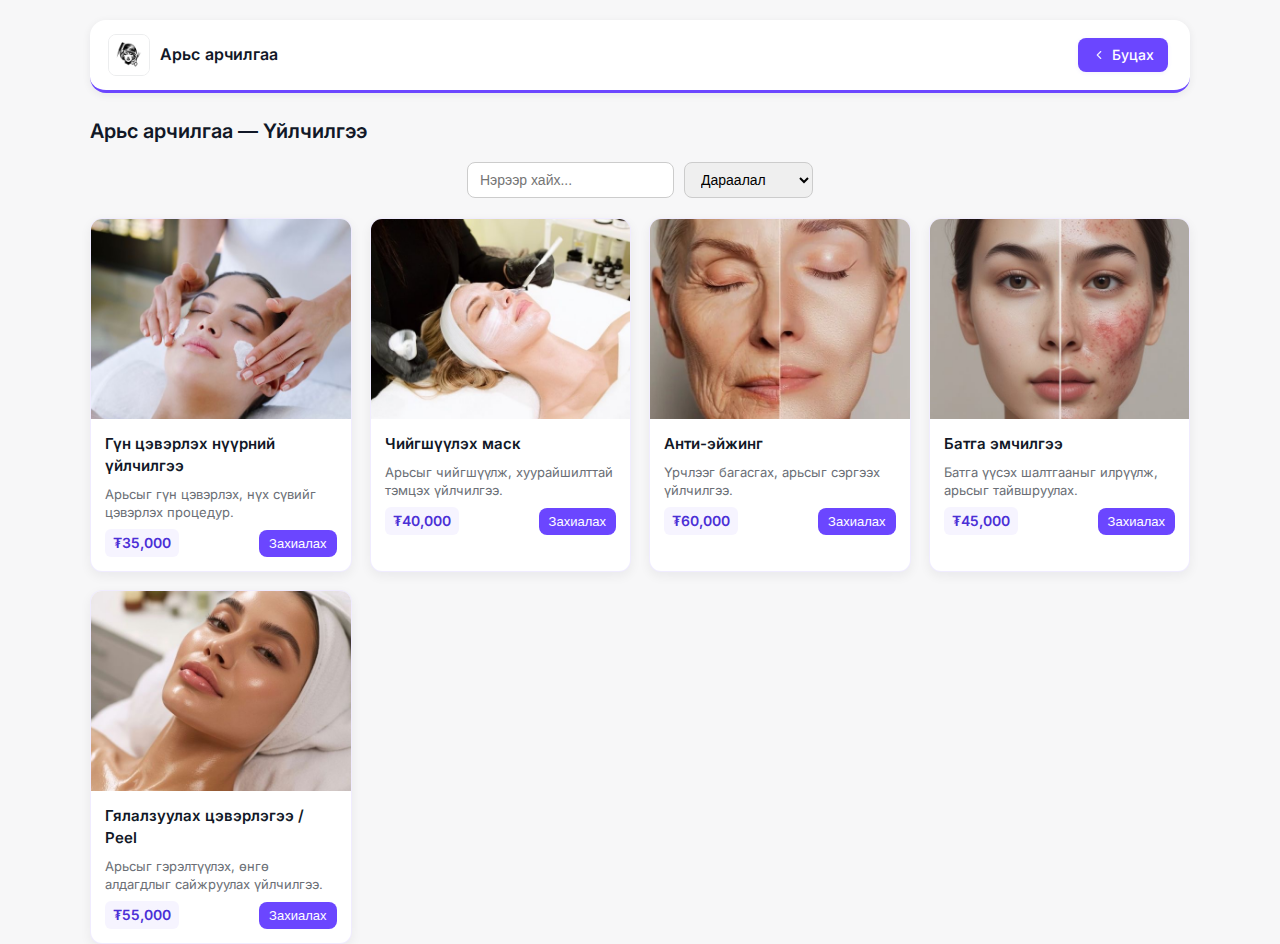
<file: Frontend2/Aris.html>
<!DOCTYPE html>
<html lang="mn">
<head>
<meta charset="UTF-8">
<meta name="viewport" content="width=device-width, initial-scale=1.0">
<title>Арьс арчилгаа — Үйлчилгээний дэлгэрэнгүй</title>
<link href="https://fonts.googleapis.com/css2?family=Inter:wght@300;400;600&display=swap" rel="stylesheet">
<style>
:root{
  --bg: #f7f7f8;
  --card: #ffffff;
  --muted: #6b6f76;
  --accent: #6b46ff;
  --accent-2: #4b2fd6;
  --radius: 12px;
  --gap: 18px;
  --maxwidth: 1100px;
  --shadow: 0 4px 12px rgba(16,24,40,0.06);
}

/* Reset & base */
*{box-sizing:border-box;margin:0;padding:0;}
html,body{height:100%}
body{
  font-family: "Inter", system-ui, -apple-system, "Segoe UI", Roboto, "Helvetica Neue", Arial;
  background:var(--bg);
  color:#111827;
  line-height:1.45;
  padding:20px 12px;
}

/* Container */
.container{max-width:var(--maxwidth);margin:0 auto;}

/* Header */
.header{
  display:flex;
  gap:12px;
  align-items:center;
  justify-content:space-between;
  margin-bottom:24px;
  background:#fff;
  border-radius:16px;
  box-shadow:0 2px 8px rgba(16,24,40,0.07);
  border-bottom:3px solid var(--accent);
  padding:14px 22px 14px 18px;
}
.brand{display:flex;align-items:center;gap:10px;}
.brand img{width:42px;height:42px;border-radius:8px;object-fit:cover;border:1px solid rgba(17,24,39,0.08);}
.brand .title{font-weight:600;font-size:16px;letter-spacing:0.01em;}
.actions{display:flex;gap:8px;}
.back{
  display:inline-flex;
  align-items:center;
  gap:6px;
  padding:7px 14px;
  border-radius:8px;
  font-size:14px;
  color:#fff;
  background:var(--accent);
  border:none;
  text-decoration:none;
  font-weight:500;
  box-shadow:0 1px 4px rgba(107,70,255,0.08);
  transition:background .15s, box-shadow .15s, transform .13s;
}
.back svg{opacity:0.9;stroke:#fff;}
.back:hover{background:var(--accent-2);transform:translateY(-2px) scale(1.04);box-shadow:0 4px 12px rgba(107,70,255,0.13);}

/* Page header */
.page-header{display:flex;align-items:center;justify-content:space-between;margin-bottom:16px;}
.page-header h1{font-size:20px;margin:0;font-weight:600;}

/* Grid */
.grid{display:grid;grid-template-columns:repeat(auto-fit,minmax(240px,1fr));gap:var(--gap);}

/* Card */
.card{
  background:var(--card);
  border-radius:var(--radius);
  box-shadow:var(--shadow);
  overflow:hidden;
  display:flex;
  flex-direction:column;
  transition:transform .15s ease, box-shadow .15s ease, background .3s ease;
  border:1px solid rgba(107,70,255,0.1);
}
.card:hover{
  transform:translateY(-5px);
  box-shadow:0 8px 25px rgba(16,24,40,0.12);
  background:linear-gradient(135deg, #f3ebff, #e0d6ff);
}

.card .img{width:100%;height:200px;object-fit:cover;display:block;}
.card .content{padding:14px;display:flex;flex-direction:column;gap:8px;}
.card h3{margin:0;font-size:15px;font-weight:600;}
.card p{margin:0;font-size:13px;color:var(--muted);line-height:1.4;}

/* Price & button */
.row{display:flex;align-items:center;justify-content:space-between;margin-top:auto;gap:10px;}
.price{
  font-weight:600;
  font-size:14px;
  color:var(--accent-2);
  background:rgba(107,70,255,0.06);
  padding:4px 8px;
  border-radius:6px;
}
.btn{
  border:0;
  padding:6px 10px;
  border-radius:8px;
  font-size:13px;
  cursor:pointer;
  background:var(--accent);
  color:#fff;
  font-weight:500;
  transition:opacity .15s ease, transform .15s ease;
}
.btn:hover{opacity:0.9;transform:scale(1.05);}

/* Search bar */
.search-bar {
  max-width: var(--maxwidth);
  margin: 0 auto 20px auto;
  display: flex;
  flex-wrap: wrap;
  gap: 10px;
  justify-content: center;
}
.search-bar input, .search-bar select {
  padding: 8px 12px;
  border-radius: 8px;
  border: 1px solid #ccc;
  font-size: 14px;
  outline: none;
}
.search-bar input:focus, .search-bar select:focus {
  border-color: var(--accent);
}

/* Responsive */
@media(max-width:480px){
  .brand .title{font-size:14px}
  .page-header h1{font-size:18px}
  .card .img{height:160px}
  .search-bar input, .search-bar select{width:100%; max-width:calc(50% - 10px);}
}
</style>
</head>
<body>
<div class="container">

  <header class="header">
    <div class="brand">
      <img src="img/logo.jpg" alt="Logo">
      <div class="title">Арьс арчилгаа</div>
    </div>
    <div class="actions">
      <a class="back" href="Service.html">
        <svg width="14" height="14" viewBox="0 0 24 24" fill="none">
          <path d="M15 18l-6-6 6-6" stroke="currentColor" stroke-width="2" stroke-linecap="round" stroke-linejoin="round"/>
        </svg>
        Буцах
      </a>
    </div>
  </header>

  <div class="page-header">
    <h1>Арьс арчилгаа — Үйлчилгээ</h1>
  </div>

  <div class="search-bar">
    <input type="text" id="nameSearch" placeholder="Нэрээр хайх..." onkeyup="filterCards()">
    <select id="sortPrice" onchange="filterCards()">
      <option value="none">Дараалал</option>
      <option value="asc">₮ Багаас их</option>
      <option value="desc">₮ Ихээс бага</option>
    </select>
  </div>

  <section class="grid">

    <article class="card">
      <img class="img" src="img/1.JPG" alt="Гүн цэвэрлэх">
      <div class="content">
        <h3>Гүн цэвэрлэх нүүрний үйлчилгээ</h3>
        <p>Арьсыг гүн цэвэрлэх, нүх сүвийг цэвэрлэх процедур.</p>
        <div class="row">
          <div class="price">₮35,000</div>
          <button class="btn" onclick="order('Гүн цэвэрлэх нүүрний үйлчилгээ','₮35,000')">Захиалах</button>
        </div>
      </div>
    </article>

    <article class="card">
      <img class="img" src="img/2.JPG" alt="Чийгшүүлэх маск">
      <div class="content">
        <h3>Чийгшүүлэх маск</h3>
        <p>Арьсыг чийгшүүлж, хуурайшилттай тэмцэх үйлчилгээ.</p>
        <div class="row">
          <div class="price">₮40,000</div>
          <button class="btn" onclick="order('Чийгшүүлэх маск','₮40,000')">Захиалах</button>
        </div>
      </div>
    </article>

    <article class="card">
      <img class="img" src="img/3.JPG" alt="Анти-эйжинг">
      <div class="content">
        <h3>Анти-эйжинг</h3>
        <p>Үрчлээг багасгах, арьсыг сэргээх үйлчилгээ.</p>
        <div class="row">
          <div class="price">₮60,000</div>
          <button class="btn" onclick="order('Анти-эйжинг','₮60,000')">Захиалах</button>
        </div>
      </div>
    </article>

    <article class="card">
      <img class="img" src="img/5.JPG" alt="Батга эмчилгээ">
      <div class="content">
        <h3>Батга эмчилгээ</h3>
        <p>Батга үүсэх шалтгааныг илрүүлж, арьсыг тайвшруулах.</p>
        <div class="row">
          <div class="price">₮45,000</div>
          <button class="btn" onclick="order('Батга эмчилгээ','₮45,000')">Захиалах</button>
        </div>
      </div>
    </article>

    <article class="card">
      <img class="img" src="img/4.JPG" alt="Гялалзуулах цэвэрлэгээ">
      <div class="content">
        <h3>Гялалзуулах цэвэрлэгээ / Peel</h3>
        <p>Арьсыг гэрэлтүүлэх, өнгө алдагдлыг сайжруулах үйлчилгээ.</p>
        <div class="row">
          <div class="price">₮55,000</div>
          <button class="btn" onclick="order('Гялалзуулах цэвэрлэгээ','₮55,000')">Захиалах</button>
        </div>
      </div>
    </article>

  </section>
</div>

<script>
function order(name, price){
  window.open(`Zahialga.html?service=${encodeURIComponent(name)}&price=${encodeURIComponent(price)}`, '_blank', 'width=480,height=600');
}

function filterCards(){
  const nameInput = document.getElementById('nameSearch').value.toLowerCase();
  const sortOrder = document.getElementById('sortPrice').value;
  const grid = document.querySelector('.grid');
  const cards = Array.from(grid.querySelectorAll('.card'));
  let filtered = cards.filter(card => {
    const name = card.querySelector('h3').textContent.toLowerCase();
    return name.includes(nameInput);
  });
  if(sortOrder === 'asc'){
    filtered.sort((a,b) => {
      const aPrice = parseInt(a.querySelector('.price').textContent.replace(/[^\d]/g, ''));
      const bPrice = parseInt(b.querySelector('.price').textContent.replace(/[^\d]/g, ''));
      return aPrice - bPrice;
    });
  } else if(sortOrder === 'desc'){
    filtered.sort((a,b) => {
      const aPrice = parseInt(a.querySelector('.price').textContent.replace(/[^\d]/g, ''));
      const bPrice = parseInt(b.querySelector('.price').textContent.replace(/[^\d]/g, ''));
      return bPrice - aPrice;
    });
  }
  grid.innerHTML = '';
  filtered.forEach(card => grid.appendChild(card));
}
</script>
</body>
</html>
</file>
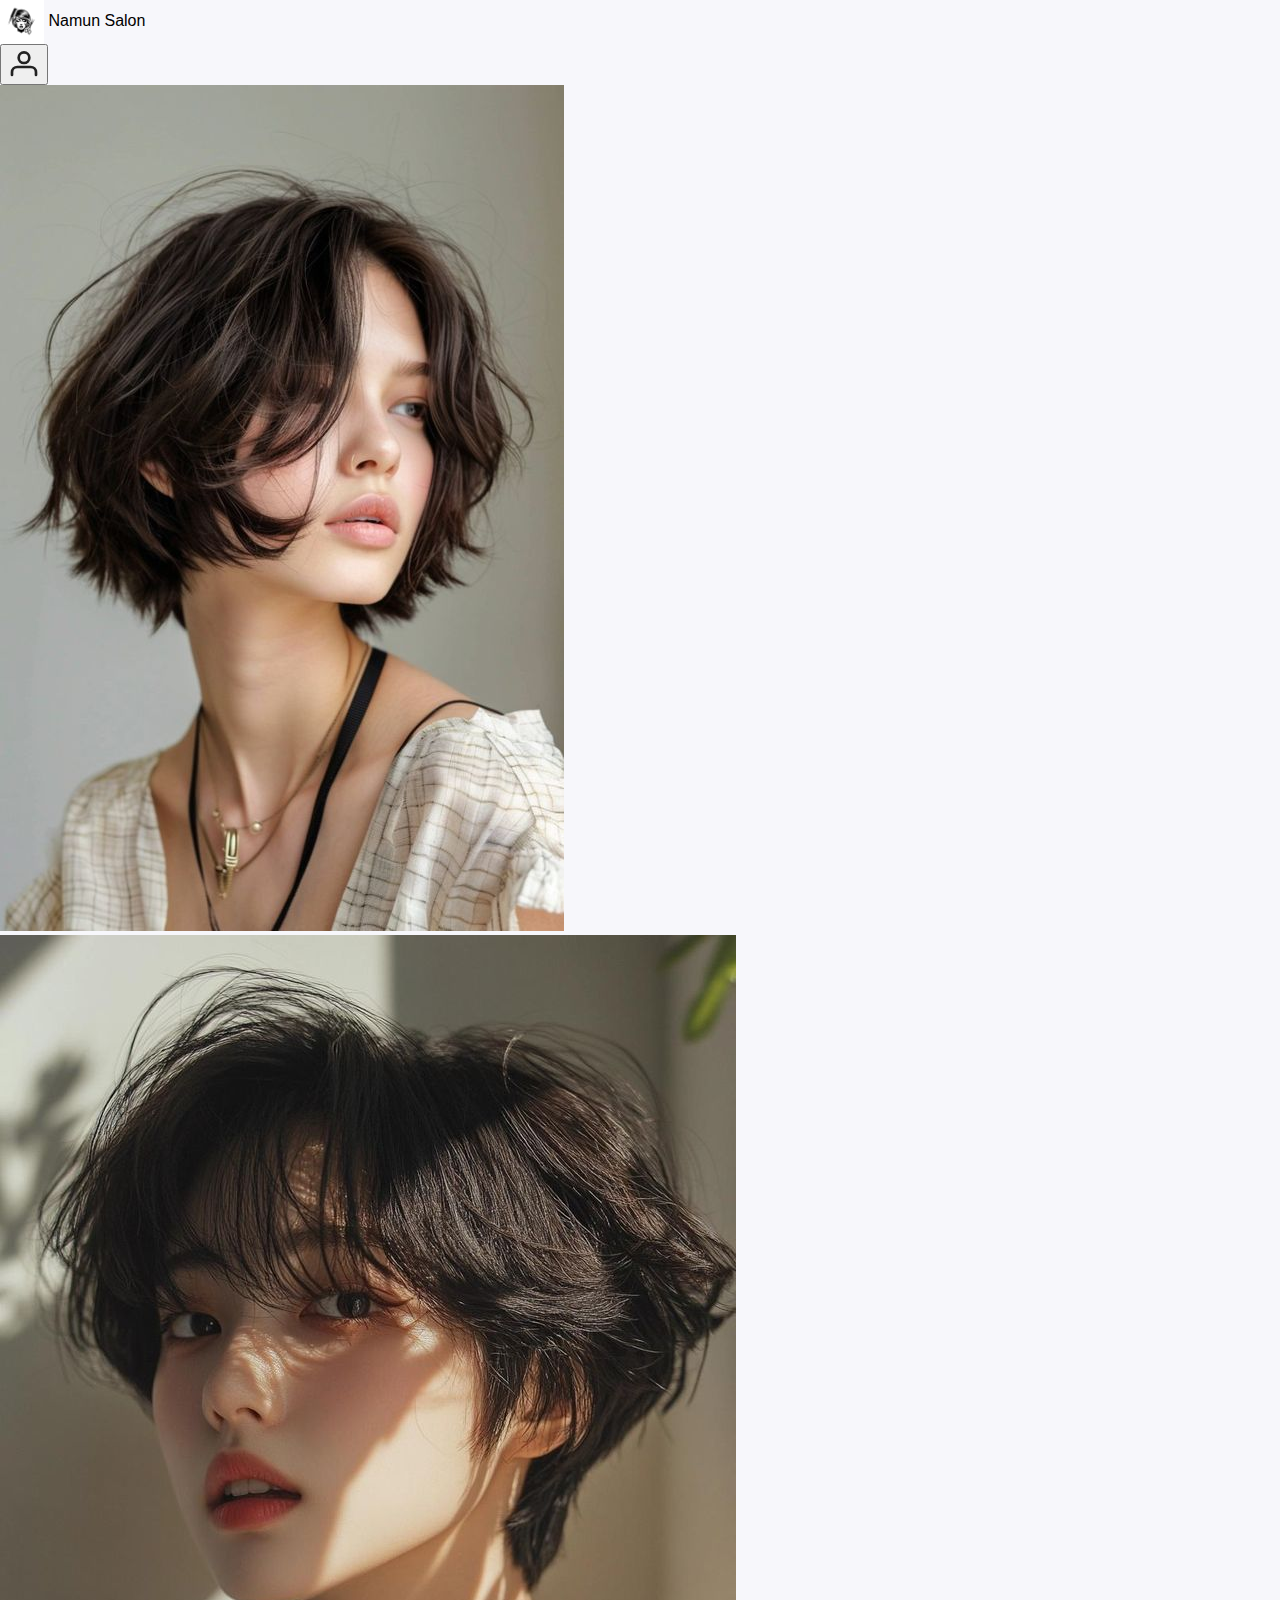
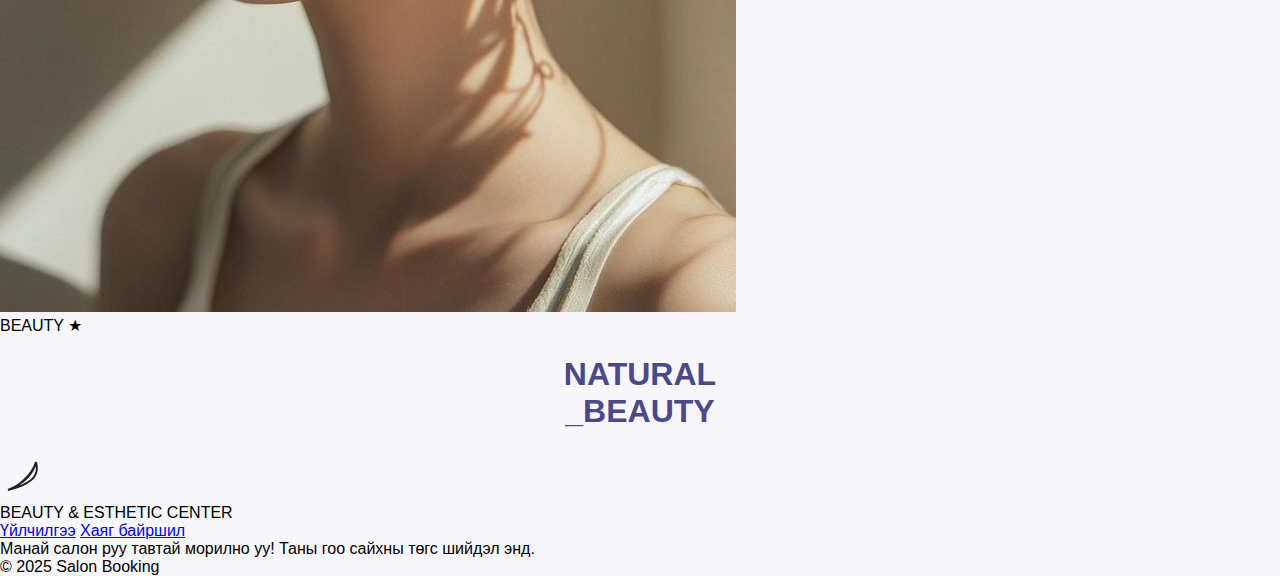
<file: Frontend2/Home.html>
<!DOCTYPE html>
<html lang="mn">
<head>
    <meta charset="UTF-8">
    <meta name="viewport" content="width=device-width, initial-scale=1.0">
    <title>Salon Booking</title>
    <link rel="stylesheet" href="style.css">
</head>
<body>
    <!-- Header -->
    <header>
        <div class="logo" id="logoHome" style="cursor:pointer;">
            <img src="img/logo.jpg" alt="Namun Salon Logo" style="height:44px;vertical-align:middle;"> 
            <span class="salon-title">Namun Salon</span>
        </div>
        <div class="auth">
            <button id="userIconBtn" aria-label="Нэвтрэх" onclick="window.location.href='Login.html'">
                <svg width="32" height="32" viewBox="0 0 24 24" fill="none" stroke="#222" stroke-width="2" stroke-linecap="round" stroke-linejoin="round">
                    <circle cx="12" cy="8" r="4"/>
                    <path d="M21 21v-2a4 4 0 0 0-4-4H7a4 4 0 0 0-4 4v2"/>
                </svg>
            </button>
        </div>
    </header>

    <!-- Main -->
    <main>
        <section id="home" class="banner-home">
            <div class="banner-container">
                <div class="banner-left">
                    <div class="banner-img-group">
                        <img src="img/20 Très Chic Ways to Rock the Short French Bob Hairstyle.jpg" alt="Salon 1" class="banner-img">
                        <img src="img/Haircut.jpg" alt="Salon 2" class="banner-img">
                    </div>
                    <div class="banner-side-text">
                        <span class="side-vertical">BEAUTY</span>
                        <span class="side-dot"></span>
                        <span class="side-star">★</span>
                        <span class="side-line"></span>
                        <span class="side-line"></span>
                    </div>
                </div>
                <div class="banner-right">
                    <div class="banner-title-group">
                        <h1 class="banner-title">NATURAL<br><span class="banner-title-strong">_BEAUTY</span></h1>
                        <div class="banner-leaf">
                            <svg width="48" height="48" viewBox="0 0 48 48" fill="none" stroke="#222" stroke-width="2">
                                <path d="M36 10C32 24 16 36 8 38M36 10C34 18 28 30 8 38M36 10C38 18 40 30 8 38"/>
                            </svg>
                        </div>
                    </div>
                    <div class="banner-sub">BEAUTY & ESTHETIC CENTER</div>
                    <div class="banner-btn-group">
                        <a href="Service.html" class="banner-btn">Үйлчилгээ</a>
                        <a href="Direction.html" class="banner-btn banner-btn-secondary">Хаяг байршил</a>
                    </div>
                    <div class="banner-desc">Манай салон руу тавтай морилно уу! Таны гоо сайхны төгс шийдэл энд.</div>
                </div>
            </div>
        </section>

        <section id="services" style="display:none;">
            <h2>Үйлчилгээ</h2>
            <div class="service">
                <span>Маникюр</span>
                <button class="bookService" data-service="Маникюр">Захиалах</button>
            </div>
            <div class="service">
                <span>Үс засалт</span>
                <button class="bookService" data-service="Үс засалт">Захиалах</button>
            </div>
            <div class="service">
                <span>Арьс арчилгаа</span>
                <button class="bookService" data-service="Арьс арчилгаа">Захиалах</button>
            </div>
        </section>

        <section id="myBookings" style="display:none;">
            <h2>Миний захиалгууд</h2>
            <ul id="bookingList"></ul>
        </section>
    </main>

    <!-- Footer -->
    <footer>
        &copy; 2025 Salon Booking
    </footer>

    <script src="script.js"></script>
</body>
</html>
</file>
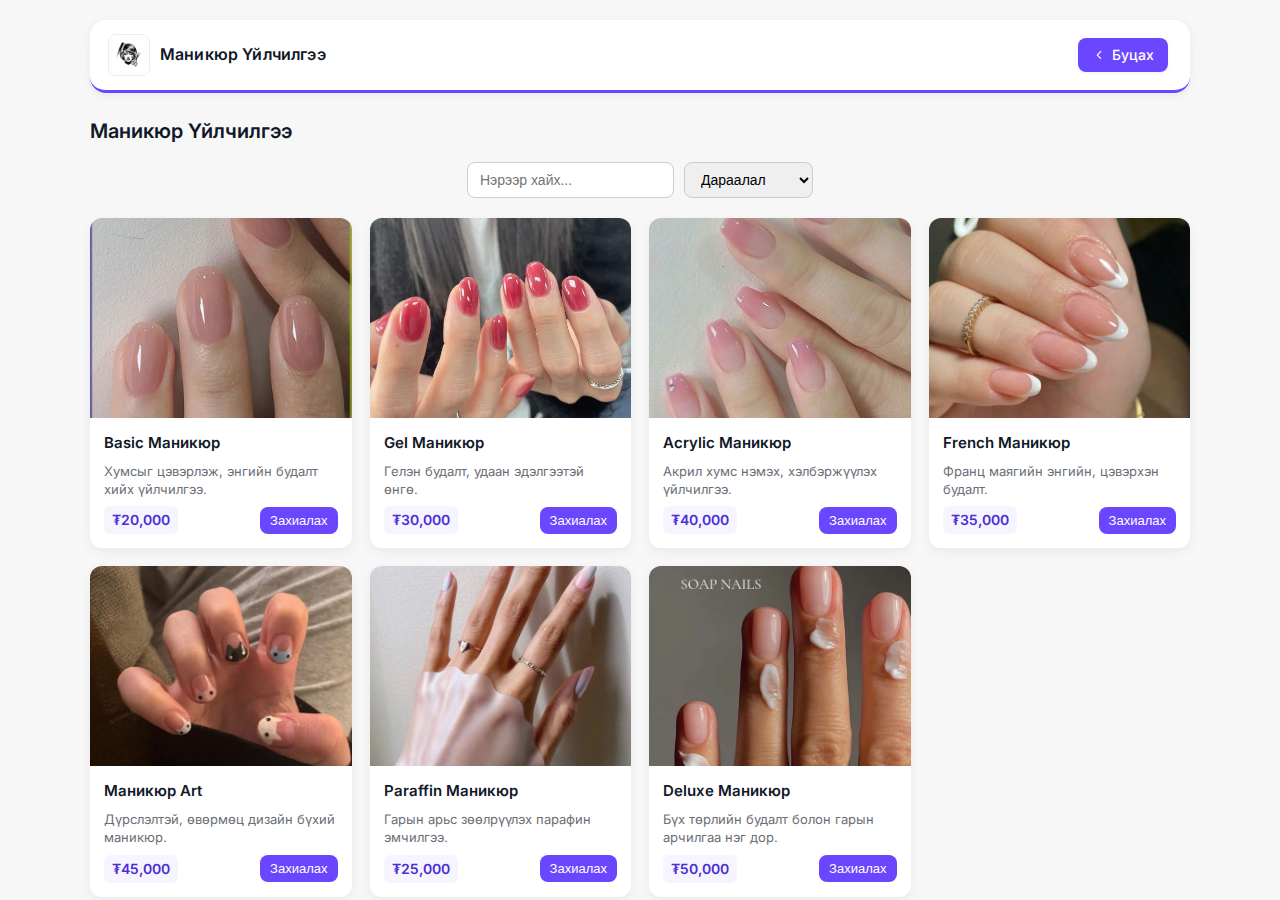
<file: Frontend2/Hums.html>
<!DOCTYPE html>
<html lang="mn">
<head>
<meta charset="utf-8" />
<meta name="viewport" content="width=device-width,initial-scale=1" />
<title>Маникюр Үйлчилгээ</title>

<!-- Google font -->
<link href="https://fonts.googleapis.com/css2?family=Inter:wght@300;400;600&display=swap" rel="stylesheet">

<style>
:root{
  --bg: #f7f7f8;
  --card: #ffffff;
  --muted: #6b6f76;
  --accent: #6b46ff;
  --accent-2: #4b2fd6;
  --radius: 12px;
  --gap: 18px;
  --maxwidth: 1100px;
  --shadow: 0 4px 12px rgba(16,24,40,0.06);
}

/* Reset & base */
*{box-sizing:border-box}
html,body{height:100%}
body{
  margin:0;
  font-family: "Inter", system-ui, -apple-system, "Segoe UI", Roboto, "Helvetica Neue", Arial;
  background:var(--bg);
  color:#111827;
  line-height:1.45;
  padding:20px 12px;
}

/* Container */
.container{
  max-width:var(--maxwidth);
  margin:0 auto;
}

/* Header */
header.header {
  background: #fff;
  border-radius: 16px;
  box-shadow: 0 2px 8px rgba(16,24,40,0.07);
  border-bottom: 3px solid var(--accent);
  padding: 14px 22px 14px 18px;
  max-width: var(--maxwidth);
  margin: 0 auto 24px auto;
  display: flex;
  justify-content: space-between;
  align-items: center;
  border-top: none;
  border-left: none;
  border-right: none;
}
.brand{
  display:flex;
  align-items:center;
  gap:10px;
}
.brand img{
  width:42px;
  height:42px;
  border-radius:8px;
  object-fit:cover;
  border:1px solid rgba(17,24,39,0.08);
}
.brand .title{
  font-weight:600;
  font-size:16px;
  letter-spacing:0.01em;
}
.actions{
  display:flex;
  gap:8px;
}
.back {
  display:inline-flex;
  align-items:center;
  gap:6px;
  padding:7px 14px;
  border-radius:8px;
  font-size:14px;
  color:#fff;
  background:var(--accent);
  border:none;
  text-decoration:none;
  font-weight:500;
  box-shadow:0 1px 4px rgba(107,70,255,0.08);
  transition:background .15s, box-shadow .15s, transform .13s;
}
.back svg{
  opacity:0.9;
  stroke:#fff;
}
.back:hover {
  background:var(--accent-2);
  transform:translateY(-2px) scale(1.04);
  box-shadow:0 4px 12px rgba(107,70,255,0.13);
}

/* Page header */
.page-header{
  display:flex;
  align-items:center;
  justify-content:space-between;
  margin-bottom:16px;
}
.page-header h1{
  font-size:20px;
  margin:0;
  font-weight:600;
}

/* Grid */
.grid{
  display:grid;
  grid-template-columns:repeat(auto-fit,minmax(240px,1fr));
  gap:var(--gap);
}

/* Card */
.card{
  background:var(--card);
  border-radius:var(--radius);
  box-shadow:var(--shadow);
  overflow:hidden;
  display:flex;
  flex-direction:column;
  transition:transform .15s ease, box-shadow .15s ease;
}
.card:hover{transform:translateY(-3px); box-shadow:0 8px 20px rgba(16,24,40,0.08);}

.card .img{
  width:100%;
  height:200px;        /* тогтмол өндөр */
  object-fit:cover;    /* зураг хэмжээгээрээ crop болно */
  display:block;
}

.card .content{
  padding:14px;
  display:flex;
  flex-direction:column;
  gap:8px;
}
.card h3{
  margin:0;
  font-size:15px;
  font-weight:600;
}
.card p{
  margin:0;
  font-size:13px;
  color:var(--muted);
  line-height:1.4;
}

/* Price & button */
.row{
  display:flex;
  align-items:center;
  justify-content:space-between;
  margin-top:auto;
  gap:10px;
}
.price{
  font-weight:600;
  font-size:14px;
  color:var(--accent-2);
  background:rgba(107,70,255,0.06);
  padding:4px 8px;
  border-radius:6px;
}
.btn{
  border:0;
  padding:6px 10px;
  border-radius:8px;
  font-size:13px;
  cursor:pointer;
  background:var(--accent);
  color:#fff;
  font-weight:500;
  transition:opacity .15s ease;
}
.btn:hover{opacity:0.9}

/* Search bar */
.search-bar {
  max-width: var(--maxwidth);
  margin: 0 auto 20px auto;
  display: flex;
  flex-wrap: wrap;
  gap: 10px;
  justify-content: center;
}
.search-bar input, .search-bar select {
  padding: 8px 12px;
  border-radius: 8px;
  border: 1px solid #ccc;
  font-size: 14px;
  outline: none;
}
.search-bar input:focus, .search-bar select:focus {
  border-color: var(--accent);
}

/* Responsive */
@media(max-width:480px){
  .brand .title{font-size:14px}
  .page-header h1{font-size:18px}
  .card .img{height:160px}
  .search-bar input, .search-bar select{width:100%; max-width:calc(50% - 10px);}
}
@media(max-width:600px){
  header.header {
    padding: 8px 8px;
    border-radius: 8px;
  }
  .brand .title {
    font-size: 15px;
  }
}
</style>
</head>
<body>
<div class="container">

  <header class="header">
    <div class="brand">
      <img src="img/logo.jpg" alt="Logo">
      <div class="title">Маникюр Үйлчилгээ</div>
    </div>
    <div class="actions">
      <a class="back" href="Service.html">
        <svg width="14" height="14" viewBox="0 0 24 24" fill="none">
          <path d="M15 18l-6-6 6-6" stroke="currentColor" stroke-width="2" stroke-linecap="round" stroke-linejoin="round"/>
        </svg>
        Буцах
      </a>
    </div>
  </header>

  <div class="page-header">
    <h1>Маникюр Үйлчилгээ</h1>
  </div>

  <div class="search-bar">
    <input type="text" id="nameSearch" placeholder="Нэрээр хайх..." onkeyup="filterCards()">
    <select id="sortPrice" onchange="filterCards()">
      <option value="none">Дараалал</option>
      <option value="asc">₮ Багаас их</option>
      <option value="desc">₮ Ихээс бага</option>
    </select>
  </div>

  <section class="grid">

    <article class="card">
      <img class="img" src="img/Basicmanicure.jpg" alt="Basic Маникюр">
      <div class="content">
        <h3>Basic Маникюр</h3>
        <p>Хумсыг цэвэрлэж, энгийн будалт хийх үйлчилгээ.</p>
        <div class="row">
          <div class="price">₮20,000</div>
          <button class="btn" onclick="order('Basic Маникюр','₮20,000')">Захиалах</button>
        </div>
      </div>
    </article>

    <article class="card">
      <img class="img" src="img/Gelmanicure.JPG" alt="Gel Маникюр">
      <div class="content">
        <h3>Gel Маникюр</h3>
        <p>Гелэн будалт, удаан эдэлгээтэй өнгө.</p>
        <div class="row">
          <div class="price">₮30,000</div>
          <button class="btn" onclick="order('Gel Маникюр','₮30,000')">Захиалах</button>
        </div>
      </div>
    </article>

    <article class="card">
      <img class="img" src="img/Acrylicmanicure.JPG" alt="Acrylic Маникюр">
      <div class="content">
        <h3>Acrylic Маникюр</h3>
        <p>Акрил хумс нэмэх, хэлбэржүүлэх үйлчилгээ.</p>
        <div class="row">
          <div class="price">₮40,000</div>
          <button class="btn" onclick="order('Acrylic Маникюр','₮40,000')">Захиалах</button>
        </div>
      </div>
    </article>

    <article class="card">
      <img class="img" src="img/Frenchmanicure.JPG" alt="French Маникюр">
      <div class="content">
        <h3>French Маникюр</h3>
        <p>Франц маягийн энгийн, цэвэрхэн будалт.</p>
        <div class="row">
          <div class="price">₮35,000</div>
          <button class="btn" onclick="order('French Маникюр','₮35,000')">Захиалах</button>
        </div>
      </div>
    </article>

    <article class="card">
      <img class="img" src="img/Manicureart.JPG" alt="Маникюр Art">
      <div class="content">
        <h3>Маникюр Art</h3>
        <p>Дүрслэлтэй, өвөрмөц дизайн бүхий маникюр.</p>
        <div class="row">
          <div class="price">₮45,000</div>
          <button class="btn" onclick="order('Маникюр Art','₮45,000')">Захиалах</button>
        </div>
      </div>
    </article>

    <article class="card">
      <img class="img" src="img/Paraffinmanicure.JPG" alt="Paraffin Маникюр">
      <div class="content">
        <h3>Paraffin Маникюр</h3>
        <p>Гарын арьс зөөлрүүлэх парафин эмчилгээ.</p>
        <div class="row">
          <div class="price">₮25,000</div>
          <button class="btn" onclick="order('Paraffin Маникюр','₮25,000')">Захиалах</button>
        </div>
      </div>
    </article>

    <article class="card">
      <img class="img" src="img/Deluxemanicure.JPG" alt="Deluxe Маникюр">
      <div class="content">
        <h3>Deluxe Маникюр</h3>
        <p>Бүх төрлийн будалт болон гарын арчилгаа нэг дор.</p>
        <div class="row">
          <div class="price">₮50,000</div>
          <button class="btn" onclick="order('Deluxe Маникюр','₮50,000')">Захиалах</button>
        </div>
      </div>
    </article>

  </section>
</div>

<script>
function order(name, price){
  window.open(`Zahialga.html?service=${encodeURIComponent(name)}&price=${encodeURIComponent(price)}`, '_blank', 'width=480,height=600');
}

function filterCards(){
  const nameInput = document.getElementById('nameSearch').value.toLowerCase();
  const sortOrder = document.getElementById('sortPrice').value;
  const grid = document.querySelector('.grid');
  const cards = Array.from(grid.querySelectorAll('.card'));
  let filtered = cards.filter(card => {
    const name = card.querySelector('h3').textContent.toLowerCase();
    return name.includes(nameInput);
  });
  if(sortOrder === 'asc'){
    filtered.sort((a,b) => {
      const aPrice = parseInt(a.querySelector('.price').textContent.replace(/[^\d]/g, ''));
      const bPrice = parseInt(b.querySelector('.price').textContent.replace(/[^\d]/g, ''));
      return aPrice - bPrice;
    });
  } else if(sortOrder === 'desc'){
    filtered.sort((a,b) => {
      const aPrice = parseInt(a.querySelector('.price').textContent.replace(/[^\d]/g, ''));
      const bPrice = parseInt(b.querySelector('.price').textContent.replace(/[^\d]/g, ''));
      return bPrice - aPrice;
    });
  }
  grid.innerHTML = '';
  filtered.forEach(card => grid.appendChild(card));
}
</script>
</body>
</html>
</file>
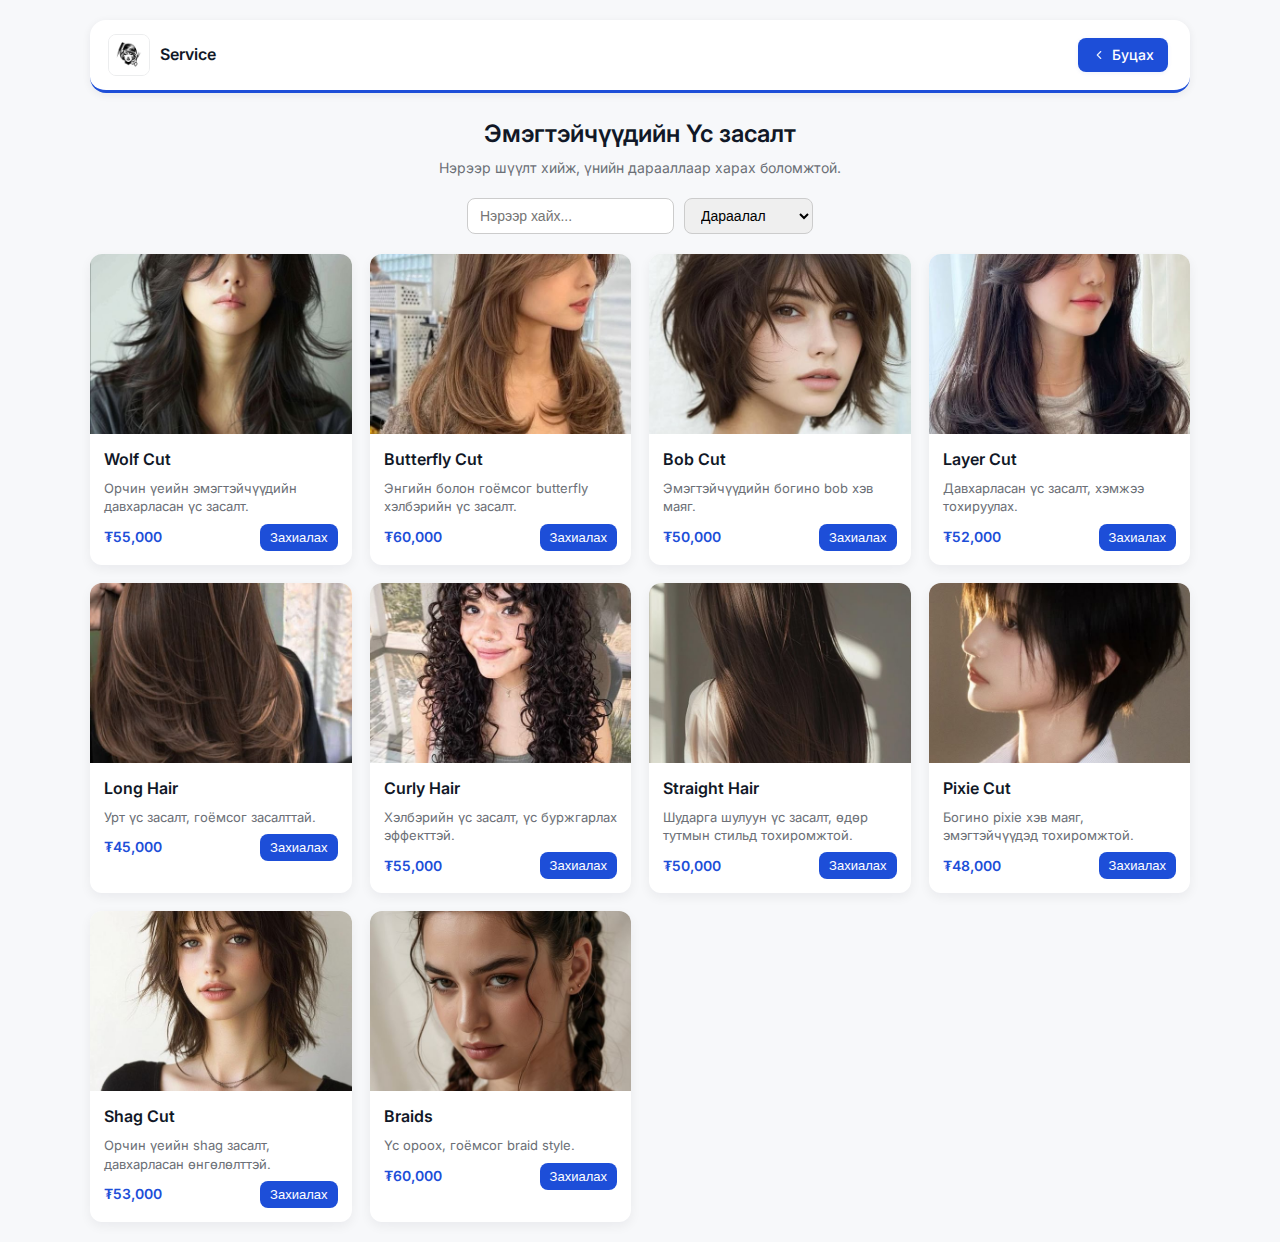
<file: Frontend2/Us.html>
<!DOCTYPE html>
<html lang="mn">
<head>
<meta charset="UTF-8">
<meta name="viewport" content="width=device-width, initial-scale=1.0">
<title>Эмэгтэйчүүдийн Үс засалт</title>
<link href="https://fonts.googleapis.com/css2?family=Inter:wght@300;400;600&display=swap" rel="stylesheet">
<style>
:root{
  --bg:#f7f8fa;
  --card:#ffffff;
  --text:#111827;
  --muted:#6b6f76;
  --accent:#1d4ed8;
  --accent-hover:#2563eb;
  --radius:12px;
  --gap:18px;
  --shadow:0 4px 12px rgba(16,24,40,0.06);
  --maxwidth:1100px;
}
*{box-sizing:border-box;margin:0;padding:0;}
body{
  font-family:"Inter", system-ui, -apple-system, "Segoe UI", Roboto, "Helvetica Neue", Arial;
  background:var(--bg);
  color:var(--text);
  line-height:1.45;
  padding:20px 12px;
}
header {
  background: #fff;
  border-radius: 16px;
  box-shadow: 0 2px 8px rgba(16,24,40,0.07);
  border-bottom: 3px solid var(--accent);
  padding: 14px 22px 14px 18px;
  max-width: var(--maxwidth);
  margin: 0 auto 24px auto;
  display: flex;
  justify-content: space-between;
  align-items: center;
  border-top: none;
  border-left: none;
  border-right: none;
}
header .logo a{
  display:flex;
  align-items:center;
  text-decoration:none;
  color:var(--text);
  font-weight:600;
  gap:10px;
}
header .logo img{height:42px;width:42px;border-radius:8px;object-fit:cover;border:1px solid rgba(17,24,39,0.08);}
header .actions{display:flex;gap:8px;}
header .actions a.back {
  display:inline-flex;
  align-items:center;
  gap:6px;
  padding:7px 14px;
  border-radius:8px;
  font-size:14px;
  color:#fff;
  background:var(--accent);
  border:none;
  text-decoration:none;
  font-weight:500;
  box-shadow:0 1px 4px rgba(29,78,216,0.08);
  transition:background .15s, box-shadow .15s, transform .13s;
}
header .actions a.back svg{opacity:0.9;stroke:#fff;}
header .actions a.back:hover{background:var(--accent-hover);transform:translateY(-2px) scale(1.04);box-shadow:0 4px 12px rgba(29,78,216,0.13);}
.page-header{
  max-width:var(--maxwidth);
  margin:0 auto 20px auto;
  text-align:center;
}
.page-header h1{
  font-size:24px;
  font-weight:600;
  margin-bottom:6px;
}
.page-header p{
  color:var(--muted);
  font-size:14px;
}
.search-bar{
  max-width:var(--maxwidth);
  margin:0 auto 20px auto;
  display:flex;
  flex-wrap:wrap;
  gap:10px;
  justify-content:center;
}
.search-bar input, .search-bar select{
  padding:8px 12px;
  border-radius:8px;
  border:1px solid #ccc;
  font-size:14px;
  outline:none;
}
.search-bar input:focus, .search-bar select:focus{
  border-color:var(--accent);
}
.grid{
  display:grid;
  grid-template-columns:repeat(auto-fit,minmax(240px,1fr));
  gap:var(--gap);
  max-width:var(--maxwidth);
  margin:0 auto;
}
.card{
  background:var(--card);
  border-radius:var(--radius);
  box-shadow:var(--shadow);
  overflow:hidden;
  display:flex;
  flex-direction:column;
  transition:transform .15s ease, box-shadow .15s ease;
}
.card:hover{
  transform:translateY(-3px); 
  box-shadow:0 8px 20px rgba(16,24,40,0.08);
}
.card img{
  width:100%;
  height:180px;
  object-fit:cover;
  display:block;
}
.card .content{
  padding:14px;
  display:flex;
  flex-direction:column;
  gap:8px;
}
.card h3{
  margin:0;
  font-size:16px;
  font-weight:600;
}
.card p{
  margin:0;
  font-size:13px;
  color:var(--muted);
  line-height:1.4;
}
.row{
  display:flex;
  align-items:center;
  justify-content:space-between;
  margin-top:auto;
  gap:10px;
}
.price{
  font-weight:600;
  font-size:14px;
  color:var(--accent);
}
.btn{
  border:0;
  padding:6px 10px;
  border-radius:8px;
  font-size:13px;
  cursor:pointer;
  background:var(--accent);
  color:#fff;
  font-weight:500;
  transition:background .15s ease;
}
.btn:hover{background:var(--accent-hover);}
@media(max-width:480px){
  .page-header h1{font-size:20px}
  .card img{height:160px}
  .search-bar input, .search-bar select{width:100%; max-width:calc(50% - 10px);}
}
.back-btn {
  display: inline-block;
  margin: 0 0 18px 0;
  padding: 7px 16px;
  background: #1d4ed8;
  color: #fff;
  border-radius: 8px;
  text-decoration: none;
  font-size: 14px;
  font-weight: 500;
  transition: background 0.18s;
}
.back-btn:hover {
  background: #2563eb;
}
</style>
</head>
<body>

<header>
  <div class="logo">
    <a href="Service.html"><img src="img/logo.jpg" alt="Logo"> Service</a>
  </div>
  <div class="actions">
    <a class="back" href="Service.html">
      <svg width="14" height="14" viewBox="0 0 24 24" fill="none">
        <path d="M15 18l-6-6 6-6" stroke="currentColor" stroke-width="2" stroke-linecap="round" stroke-linejoin="round"/>
      </svg>
      Буцах
    </a>
  </div>
</header>

<div class="page-header">
  <h1>Эмэгтэйчүүдийн Үс засалт</h1>
  <p>Нэрээр шүүлт хийж, үнийн дарааллаар харах боломжтой.</p>
</div>

<div class="search-bar">
  <input type="text" id="nameSearch" placeholder="Нэрээр хайх..." onkeyup="filterCards()">
  <select id="sortPrice" onchange="filterCards()">
    <option value="none">Дараалал</option>
    <option value="asc">₮ Багаас их</option>
    <option value="desc">₮ Ихээс бага</option>
  </select>
</div>

<section class="grid" id="grid">
  <article class="card" data-name="Wolf Cut" data-price="55000">
    <img src="img/hair1.JPG" alt="Wolf Cut">
    <div class="content">
      <h3>Wolf Cut</h3>
      <p>Орчин үеийн эмэгтэйчүүдийн давхарласан үс засалт.</p>
      <div class="row">
        <div class="price">₮55,000</div>
        <button class="btn" onclick="order('Wolf Cut','₮55,000')">Захиалах</button>
      </div>
    </div>
  </article>

  <article class="card" data-name="Butterfly Cut" data-price="60000">
    <img src="img/hair2.JPG" alt="Butterfly Cut">
    <div class="content">
      <h3>Butterfly Cut</h3>
      <p>Энгийн болон гоёмсог butterfly хэлбэрийн үс засалт.</p>
      <div class="row">
        <div class="price">₮60,000</div>
        <button class="btn" onclick="order('Butterfly Cut','₮60,000')">Захиалах</button>
      </div>
    </div>
  </article>

  <article class="card" data-name="Bob Cut" data-price="50000">
    <img src="img/hair3.JPG" alt="Bob Cut">
    <div class="content">
      <h3>Bob Cut</h3>
      <p>Эмэгтэйчүүдийн богино bob хэв маяг.</p>
      <div class="row">
        <div class="price">₮50,000</div>
        <button class="btn" onclick="order('Bob Cut','₮50,000')">Захиалах</button>
      </div>
    </div>
  </article>

  <article class="card" data-name="Layer Cut" data-price="52000">
    <img src="img/hair4.JPG" alt="Layer Cut">
    <div class="content">
      <h3>Layer Cut</h3>
      <p>Давхарласан үс засалт, хэмжээ тохируулах.</p>
      <div class="row">
        <div class="price">₮52,000</div>
        <button class="btn" onclick="order('Layer Cut','₮52,000')">Захиалах</button>
      </div>
    </div>
  </article>

  <article class="card" data-name="Long Hair" data-price="45000">
    <img src="img/hair5.JPG" alt="Long Hair">
    <div class="content">
      <h3>Long Hair</h3>
      <p>Урт үс засалт, гоёмсог засалттай.</p>
      <div class="row">
        <div class="price">₮45,000</div>
        <button class="btn" onclick="order('Long Hair','₮45,000')">Захиалах</button>
      </div>
    </div>
  </article>

  <article class="card" data-name="Curly Hair" data-price="55000">
    <img src="img/hair6.JPG" alt="Curly Hair">
    <div class="content">
      <h3>Curly Hair</h3>
      <p>Хэлбэрийн үс засалт, үс буржгарлах эффекттэй.</p>
      <div class="row">
        <div class="price">₮55,000</div>
        <button class="btn" onclick="order('Curly Hair','₮55,000')">Захиалах</button>
      </div>
    </div>
  </article>

  <article class="card" data-name="Straight Hair" data-price="50000">
    <img src="img/hair7.JPG" alt="Straight Hair">
    <div class="content">
      <h3>Straight Hair</h3>
      <p>Шударга шулуун үс засалт, өдөр тутмын стильд тохиромжтой.</p>
      <div class="row">
        <div class="price">₮50,000</div>
        <button class="btn" onclick="order('Straight Hair','₮50,000')">Захиалах</button>
      </div>
    </div>
  </article>

  <article class="card" data-name="Pixie Cut" data-price="48000">
    <img src="img/hair8.JPG" alt="Pixie Cut">
    <div class="content">
      <h3>Pixie Cut</h3>
      <p>Богино pixie хэв маяг, эмэгтэйчүүдэд тохиромжтой.</p>
      <div class="row">
        <div class="price">₮48,000</div>
        <button class="btn" onclick="order('Pixie Cut','₮48,000')">Захиалах</button>
      </div>
    </div>
  </article>

  <article class="card" data-name="Shag Cut" data-price="53000">
    <img src="img/hair9.JPG" alt="Shag Cut">
    <div class="content">
      <h3>Shag Cut</h3>
      <p>Орчин үеийн shag засалт, давхарласан өнгөлөлттэй.</p>
      <div class="row">
        <div class="price">₮53,000</div>
        <button class="btn" onclick="order('Shag Cut','₮53,000')">Захиалах</button>
      </div>
    </div>
  </article>

  <article class="card" data-name="Braids" data-price="60000">
    <img src="img/hair0.JPG" alt="Braids">
    <div class="content">
      <h3>Braids</h3>
      <p>Үс ороох, гоёмсог braid style.</p>
      <div class="row">
        <div class="price">₮60,000</div>
        <button class="btn" onclick="order('Braids','₮60,000')">Захиалах</button>
      </div>
    </div>
  </article>
</section>

<script>
function order(name, price){
  window.open(`Zahialga.html?service=${encodeURIComponent(name)}&price=${encodeURIComponent(price)}`, '_blank', 'width=480,height=600');
}

function filterCards(){
  const nameInput = document.getElementById('nameSearch').value.toLowerCase();
  const sortOrder = document.getElementById('sortPrice').value;

  const grid = document.getElementById('grid');
  const cards = Array.from(grid.querySelectorAll('.card'));

  let filtered = cards.filter(card => {
    const name = card.dataset.name.toLowerCase();
    return name.includes(nameInput);
  });

  if(sortOrder === 'asc'){
    filtered.sort((a,b) => a.dataset.price - b.dataset.price);
  } else if(sortOrder === 'desc'){
    filtered.sort((a,b) => b.dataset.price - a.dataset.price);
  }

  grid.innerHTML = '';
  filtered.forEach(card => grid.appendChild(card));
}
</script>

</body>
</html>
</file>
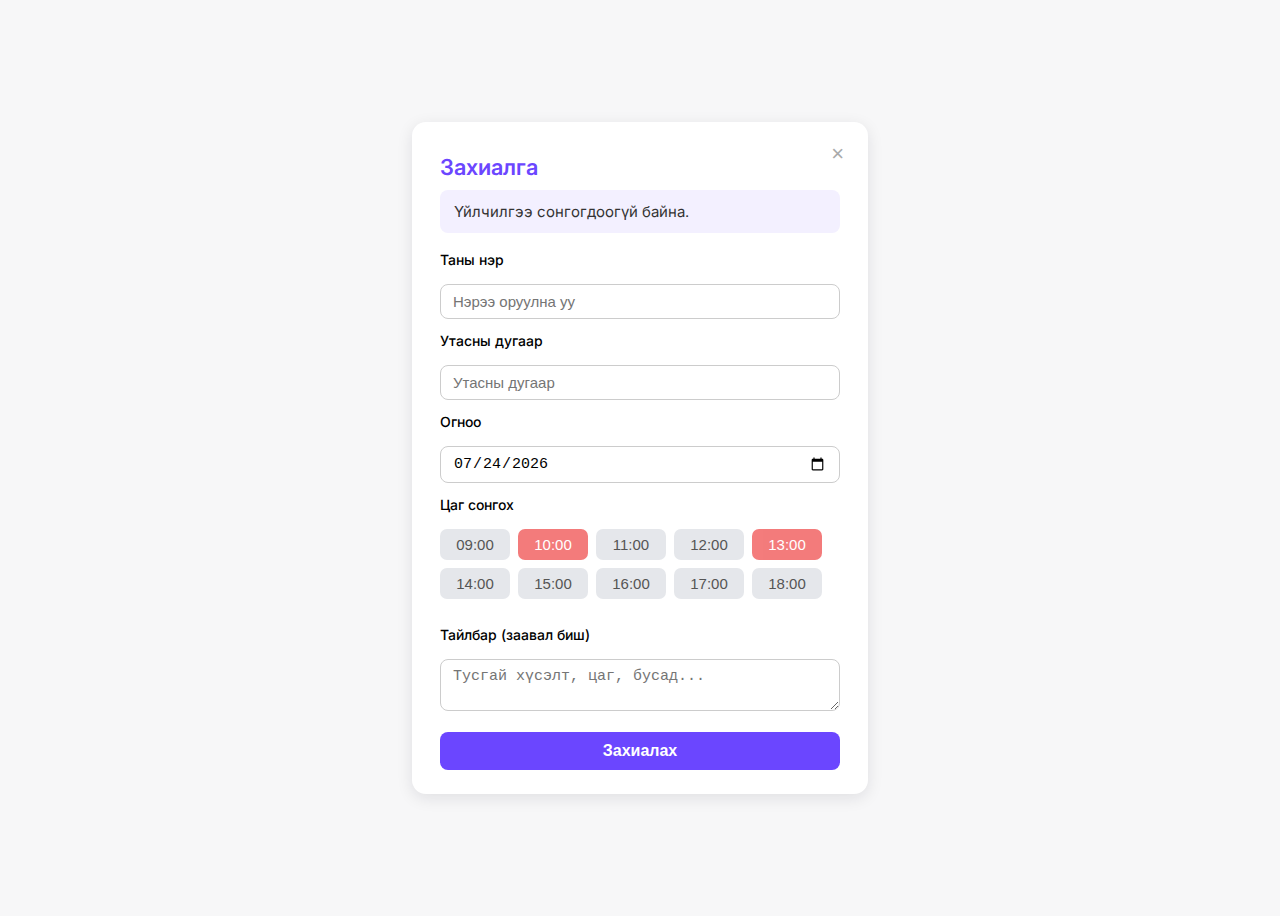
<file: Frontend2/Zahialga.html>
<!DOCTYPE html>
<html lang="mn">
<head>
  <meta charset="UTF-8">
  <meta name="viewport" content="width=device-width, initial-scale=1.0">
  <title>Захиалга</title>
  <link href="https://fonts.googleapis.com/css2?family=Inter:wght@300;400;600&display=swap" rel="stylesheet">
  <style>
    :root {
      --accent: #6b46ff;
      --accent-2: #4b2fd6;
      --bg: #f7f7f8;
      --card: #fff;
      --radius: 14px;
      --shadow: 0 4px 16px rgba(16,24,40,0.10);
      --maxwidth: 400px;
    }
    body {
      font-family: "Inter", system-ui, -apple-system, "Segoe UI", Roboto, "Helvetica Neue", Arial;
      background: var(--bg);
      min-height: 100vh;
      display: flex;
      align-items: center;
      justify-content: center;
    }
    .modal {
      background: var(--card);
      border-radius: var(--radius);
      box-shadow: var(--shadow);
      max-width: var(--maxwidth);
      width: 100%;
      padding: 32px 28px 24px 28px;
      position: relative;
      animation: fadeIn .3s;
    }
    @keyframes fadeIn {
      from { opacity: 0; transform: translateY(30px); }
      to { opacity: 1; transform: none; }
    }
    .modal h2 {
      margin-top: 0;
      font-size: 22px;
      font-weight: 600;
      color: var(--accent);
      margin-bottom: 10px;
    }
    .modal .close {
      position: absolute;
      top: 18px;
      right: 18px;
      background: none;
      border: none;
      font-size: 22px;
      color: #aaa;
      cursor: pointer;
      transition: color .15s;
    }
    .modal .close:hover { color: var(--accent); }
    .order-info {
      background: #f3f0ff;
      border-radius: 8px;
      padding: 12px 14px;
      margin-bottom: 18px;
      color: #333;
      font-size: 15px;
    }
    form {
      display: flex;
      flex-direction: column;
      gap: 13px;
    }
    label {
      font-size: 14px;
      font-weight: 500;
      margin-bottom: 3px;
    }
    input, textarea {
      padding: 8px 12px;
      border-radius: 8px;
      border: 1px solid #ccc;
      font-size: 15px;
      outline: none;
      transition: border .15s;
    }
    input:focus, textarea:focus {
      border-color: var(--accent);
    }
    .btn {
      background: var(--accent);
      color: #fff;
      border: none;
      border-radius: 8px;
      padding: 10px 0;
      font-size: 16px;
      font-weight: 600;
      cursor: pointer;
      margin-top: 8px;
      transition: background .15s, transform .13s;
    }
    .btn:hover {
      background: var(--accent-2);
      transform: scale(1.03);
    }
    .success {
      text-align: center;
      color: var(--accent);
      font-size: 18px;
      font-weight: 600;
      margin-top: 18px;
    }
    .slots {
      display: flex;
      flex-wrap: wrap;
      gap: 8px;
      margin-bottom: 14px;
    }
    .slot {
      min-width: 70px;
      padding: 7px 0;
      border-radius: 7px;
      text-align: center;
      font-size: 15px;
      background: #e5e7eb;
      color: #555;
      border: none;
      cursor: pointer;
      transition: background .13s, color .13s, box-shadow .13s;
      outline: none;
    }
    .slot.selected {
      background: #22c55e;
      color: #fff;
      font-weight: 600;
      box-shadow: 0 2px 8px rgba(34,197,94,0.13);
    }
    .slot.booked {
      background: #ef4444;
      color: #fff;
      cursor: not-allowed;
      opacity: 0.7;
    }
    .slot:disabled {
      pointer-events: none;
    }
  </style>
</head>
<body>
  <div class="modal" id="orderModal">
    <button class="close" onclick="window.close()" title="Хаах">&times;</button>
    <h2>Захиалга</h2>
    <div class="order-info" id="orderInfo">
      <!-- Үйлчилгээ болон үнэ энд гарна -->
    </div>
    <form id="orderForm">
      <label for="name">Таны нэр</label>
      <input type="text" id="name" name="name" required placeholder="Нэрээ оруулна уу">
      <label for="phone">Утасны дугаар</label>
      <input type="tel" id="phone" name="phone" required pattern="[0-9]{8,}" placeholder="Утасны дугаар">
      <label for="date">Огноо</label>
      <input type="date" id="date" name="date" required min="" />
      <label for="time">Цаг сонгох</label>
      <div class="slots" id="slotList"></div>
      <input type="hidden" id="slot" name="slot" required />
      <label for="note">Тайлбар (заавал биш)</label>
      <textarea id="note" name="note" rows="2" placeholder="Тусгай хүсэлт, цаг, бусад..."></textarea>
      <button class="btn" type="submit">Захиалах</button>
    </form>
    <div class="success" id="successMsg" style="display:none;">Таны захиалга амжилттай илгээгдлээ!<br>Бид удахгүй холбогдох болно.</div>
  </div>
  <script>
    // Захиалгын мэдээллийг query string-ээс авна
    function getQueryParam(name) {
      const url = new URL(window.location.href);
      return url.searchParams.get(name) || '';
    }
    const service = getQueryParam('service');
    const price = getQueryParam('price');
    if(service || price) {
      document.getElementById('orderInfo').textContent = `${service ? service : ''}${service && price ? ' — ' : ''}${price ? price : ''}`;
    } else {
      document.getElementById('orderInfo').textContent = 'Үйлчилгээ сонгогдоогүй байна.';
    }

    // Date picker: set min to today
    const dateInput = document.getElementById('date');
    const today = new Date();
    dateInput.min = today.toISOString().split('T')[0];
    dateInput.value = today.toISOString().split('T')[0];

    // Example: booked slots (simulate)
    // In real app, fetch from backend
    function getBookedSlots(date) {
      // Simulate: some slots are booked for today
      const booked = {
        // yyyy-mm-dd: ["10:00", "13:00", ...]
        [today.toISOString().split('T')[0]]: ["10:00", "13:00"]
      };
      return booked[date] || [];
    }

    // Slot times
    const allSlots = [
      "09:00", "10:00", "11:00", "12:00", "13:00", "14:00", "15:00", "16:00", "17:00", "18:00"
    ];

    function renderSlots(date) {
      const slotList = document.getElementById('slotList');
      slotList.innerHTML = '';
      const booked = getBookedSlots(date);
      allSlots.forEach(time => {
        const btn = document.createElement('button');
        btn.type = 'button';
        btn.className = 'slot' + (booked.includes(time) ? ' booked' : '');
        btn.textContent = time;
        btn.disabled = booked.includes(time);
        btn.onclick = function() {
          document.querySelectorAll('.slot.selected').forEach(el => el.classList.remove('selected'));
          btn.classList.add('selected');
          document.getElementById('slot').value = time;
        };
        slotList.appendChild(btn);
      });
      // Reset slot value
      document.getElementById('slot').value = '';
    }

    dateInput.addEventListener('change', function() {
      renderSlots(this.value);
    });
    // Initial render
    renderSlots(dateInput.value);

    // Form submit
    document.getElementById('orderForm').onsubmit = function(e) {
      e.preventDefault();
      if(!document.getElementById('slot').value) {
        alert('Цаг сонгоно уу!');
        return;
      }
      // --- Save order to localStorage for admin ---
      const order = {
        service: service || '',
        price: price || '',
        name: document.getElementById('name').value,
        phone: document.getElementById('phone').value,
        date: document.getElementById('date').value,
        time: document.getElementById('slot').value,
        note: document.getElementById('note').value
      };
      const orders = JSON.parse(localStorage.getItem('salonOrders')||'[]');
      orders.push(order);
      localStorage.setItem('salonOrders', JSON.stringify(orders));
      // ---
      document.getElementById('orderForm').style.display = 'none';
      document.getElementById('successMsg').style.display = 'block';
      setTimeout(() => { window.close(); }, 2200);
    };
  </script>
</body>
</html>
<!--
Холболтын JS-г Us.html, Hums.html, Aris.html-д дараах байдлаар ашиглана:
function order(service, price) {
  window.open(`Zahialga.html?service=${encodeURIComponent(service)}&price=${encodeURIComponent(price)}`, '_blank', 'width=480,height=600');
}
-->
</file>
<file: Frontend2/style.css>
body {
    font-family: Arial, sans-serif;
    background: #f7f7fb;
    margin: 0;
    padding: 0;
}
.container {
    max-width: 400px;
    margin: 40px auto;
    background: #fff;
    border-radius: 16px;
    box-shadow: 0 4px 24px rgba(0,0,0,0.08);
    padding: 32px 24px 24px 24px;
    transition: box-shadow 0.3s;
}
.container:hover {
    box-shadow: 0 8px 32px rgba(0,0,0,0.12);
}
h1 {
    text-align: center;
    color: #4a4a8a;
}
form label {
    display: block;
    margin-top: 18px;
    color: #333;
    font-weight: 500;
}
select, input[type="time"] {
    width: 100%;
    padding: 10px;
    margin-top: 6px;
    border: 1px solid #d1d1e0;
    border-radius: 8px;
    font-size: 16px;
    transition: border-color 0.3s, box-shadow 0.3s, transform 0.3s;
    background: #fafaff;
}
select:focus, input[type="time"]:focus {
    border-color: #4a4a8a;
    outline: none;
    box-shadow: 0 0 0 3px #6a82fb33;
    transform: scale(1.03);
}
select:hover, input[type="time"]:hover {
    border-color: #6a82fb;
    background: #f0f4ff;
    transform: scale(1.01);
}
button[type="submit"] {
    width: 100%;
    margin-top: 24px;
    padding: 12px;
    background: linear-gradient(90deg, #6a82fb 0%, #fc5c7d 100%);
    color: #fff;
    border: none;
    border-radius: 8px;
    font-size: 18px;
    font-weight: bold;
    cursor: pointer;
    transition: background 0.3s;
}
button[type="submit"]:hover {
    background: linear-gradient(90deg, #fc5c7d 0%, #6a82fb 100%);
}
#qrSection {
    margin-top: 32px;
    text-align: center;
    opacity: 0;
    transform: translateY(40px);
    pointer-events: none;
    transition: opacity 0.6s cubic-bezier(.4,0,.2,1), transform 0.6s cubic-bezier(.4,0,.2,1);
}
#qrSection.visible {
    opacity: 1;
    transform: translateY(0);
    pointer-events: auto;
}
.hidden {
    display: none;
}
</file>
